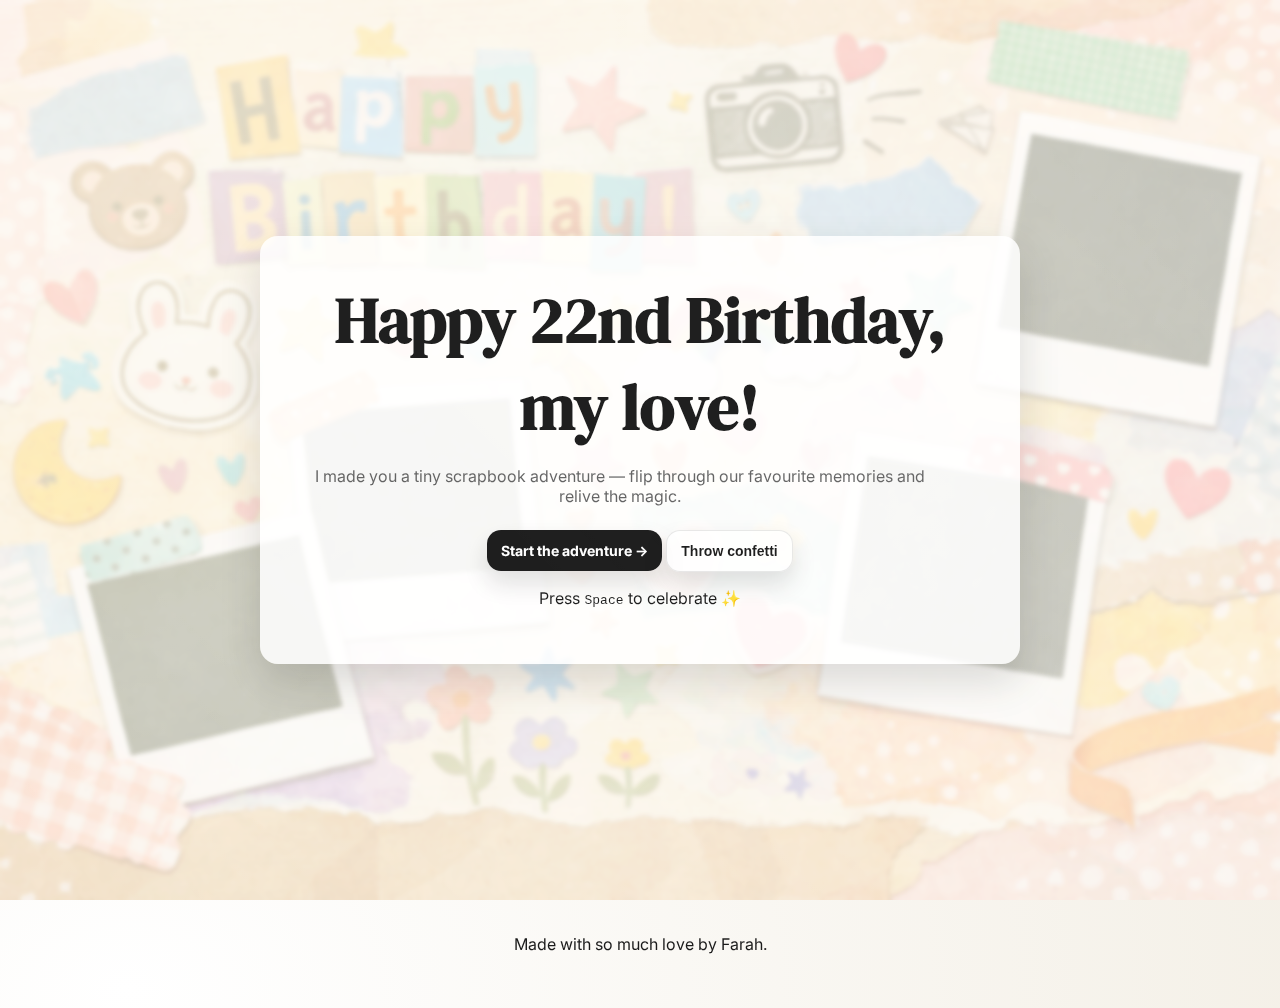
<file: index.html>
<!doctype html>
<html lang="en">
  <head>
    <meta charset="utf-8" />
    <meta name="viewport" content="width=device-width, initial-scale=1" />
    <title>Our Adventure — Happy 22nd</title>
    <!-- Google fonts for a warm, scrapbook feel -->
    <link rel="preconnect" href="https://fonts.googleapis.com">
    <link rel="preconnect" href="https://fonts.gstatic.com" crossorigin>
    <link href="https://fonts.googleapis.com/css2?family=DM+Serif+Display&family=Inter:wght@400;600;800&display=swap" rel="stylesheet">
    <link rel="stylesheet" href="./styles.css" />
  </head>
  <body>
    <!-- A subtle grain overlay for texture -->
    <div class="grain" aria-hidden="true"></div>
    <!-- Hero section introducing the scrapbook adventure -->
    <header class="hero hero--index">
      <div class="hero__overlay">
        <h1>Happy 22nd Birthday, my love!</h1>
        <p class="sub">I made you a tiny scrapbook adventure — flip through our favourite memories and relive the magic.</p>
        <a class="btn" href="highlights.html">Start the adventure →</a>
        <button class="btn btn--ghost" id="confettiBtn" type="button">Throw confetti</button>
        <p class="tiny">Press <kbd>Space</kbd> to celebrate ✨</p>
      </div>
    </header>
    <footer class="footer simple-footer">
      <p class="tiny muted">Made with so much love by Farah.</p>
    </footer>
    <canvas id="confetti" class="confetti" aria-hidden="true"></canvas>
    <script src="./script.js"></script>
  </body>
</html>
</file>
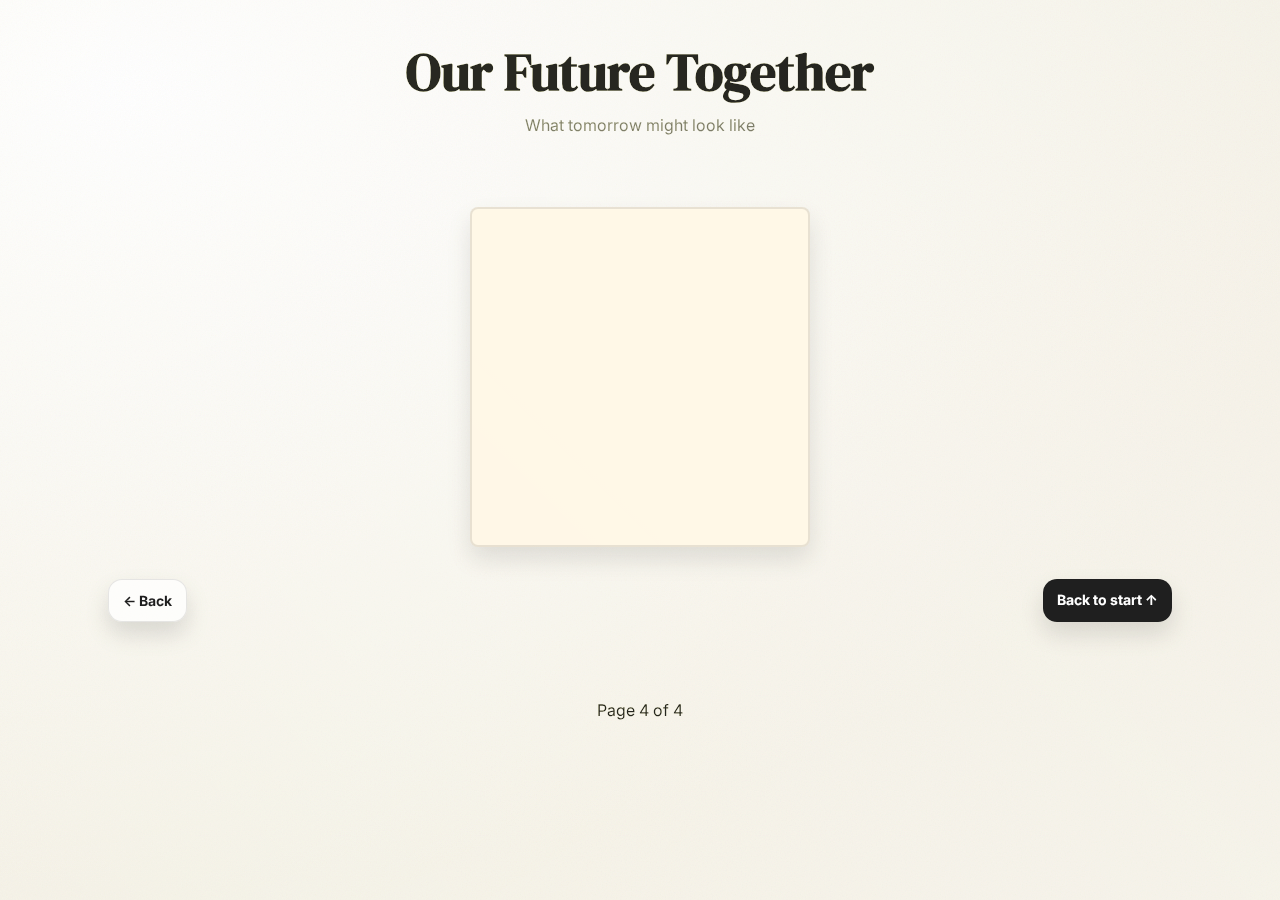
<file: future.html>
<!doctype html>
<html lang="en">
  <head>
    <meta charset="utf-8" />
    <meta name="viewport" content="width=device-width, initial-scale=1" />
    <title>Our Future Together</title>
    <link rel="preconnect" href="https://fonts.googleapis.com">
    <link rel="preconnect" href="https://fonts.gstatic.com" crossorigin>
    <link href="https://fonts.googleapis.com/css2?family=DM+Serif+Display&family=Inter:wght@400;600;800&display=swap" rel="stylesheet">
    <link rel="stylesheet" href="./styles.css" />
  </head>
  <body>
    <div class="grain" aria-hidden="true"></div>
    <header class="simple-header">
      <h1>Our Future Together</h1>
      <p class="sub">What tomorrow might look like</p>
    </header>
    <main class="main">
      <div class="envelope-container">
        <!-- Clicking the envelope will trigger the open animation -->
        <div class="envelope" tabindex="0" role="button" aria-label="Open envelope" onclick="this.classList.add('open')">
          <div class="letter-content">
            <!-- Reveal our future photo and message -->
            <img src="./assets/img/farah_and_chad.jpeg" alt="Our future together" class="future-photo" />
            <p class="future-message">A sneak peek at our future! I wish us infinitely more birthdays and lots of success together.</p>
          </div>
        </div>
      </div>
      <nav class="nav-links">
        <a class="btn btn--ghost" href="letter.html">← Back</a>
        <a class="btn" href="index.html">Back to start ↑</a>
      </nav>
    </main>
    <footer class="footer simple-footer">
      <p class="tiny muted">Page 4 of 4</p>
    </footer>
    <canvas id="confetti" class="confetti" aria-hidden="true"></canvas>
    <script src="./script.js"></script>
    <script>
      // Handle envelope open animation when the DOM is ready. We attach
      // listeners after the envelope element exists to ensure they are
      // effective. The envelope will reveal its contents and rotate
      // the flap when clicked or when the user presses Enter/Space on it.
      document.addEventListener('DOMContentLoaded', () => {
        const env = document.querySelector('.envelope');
        if (!env) return;
        function openEnvelope() {
          if (!env.classList.contains('open')) env.classList.add('open');
          // Trigger confetti fireworks by simulating a Space key press.
          try {
            window.dispatchEvent(new KeyboardEvent('keydown', {code: 'Space'}));
          } catch (e) {
            // ignore errors
          }
        }
        env.addEventListener('click', openEnvelope);
        env.addEventListener('keydown', (e) => {
          if (e.code === 'Enter' || e.code === 'Space') {
            openEnvelope();
            e.preventDefault();
          }
        });
      });
    </script>
  </body>
</html>
</file>
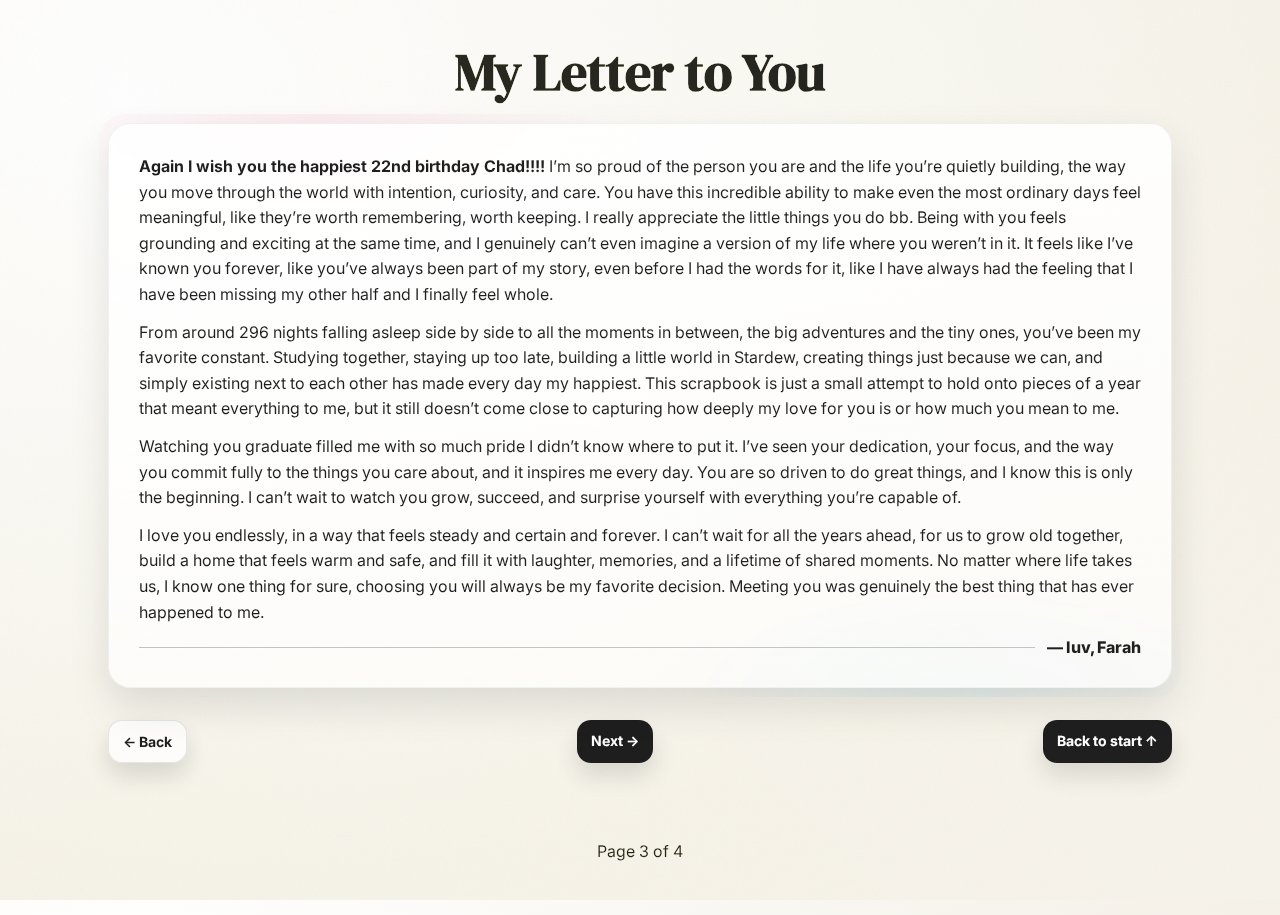
<file: letter.html>
<!doctype html>
<html lang="en">
  <head>
    <meta charset="utf-8" />
    <meta name="viewport" content="width=device-width, initial-scale=1" />
    <title>A Letter for You</title>
    <link rel="preconnect" href="https://fonts.googleapis.com">
    <link rel="preconnect" href="https://fonts.gstatic.com" crossorigin>
    <link href="https://fonts.googleapis.com/css2?family=DM+Serif+Display&family=Inter:wght@400;600;800&display=swap" rel="stylesheet">
    <link rel="stylesheet" href="./styles.css" />
  </head>
  <body>
    <div class="grain" aria-hidden="true"></div>
    <header class="simple-header">
      <h1>My Letter to You</h1>
    </header>
    <main class="main">
      <div class="note note--final">
        <p>
          <strong>Again I wish you the happiest 22nd birthday Chad!!!!</strong> I’m so proud of the person you are and the life you’re quietly building, 
          the way you move through the world with intention, curiosity, and care. 
          You have this incredible ability to make even the most ordinary days feel meaningful, 
          like they’re worth remembering, worth keeping. I really appreciate the little things you do bb. Being with you feels grounding and exciting at the same time, 
          and I genuinely can’t even imagine a version of my life where you weren’t in it. 
          It feels like I’ve known you forever, like you’ve always been part of my story, even before I had the words for it, like I have always had the feeling that I have been missing my other half and I finally feel whole. 
        </p>
        <p>
          From around 296 nights falling asleep side by side to all the moments 
          in between, the big adventures and the tiny ones, you’ve 
          been my favorite constant. Studying together, staying up too late, building a little 
          world in Stardew, creating things just because we can, and simply existing next to each other 
          has made every day my happiest. This scrapbook is just a small attempt to 
          hold onto pieces of a year that meant everything to me, but it still doesn’t come 
          close to capturing how deeply my love for you is or how much you mean to me.
        </p>
        <p>
          Watching you graduate filled me with so much pride I didn’t know where to put it. 
          I’ve seen your dedication, your focus, and the way you commit fully to the things 
          you care about, and it inspires me every day. You are so driven to do great things, 
          and I know this is only the beginning. I can’t wait to watch you grow, succeed, and 
          surprise yourself with everything you’re capable of.
        </p>
        <p>
          I love you endlessly, in a way that feels steady and certain and forever. 
          I can’t wait for all the years ahead, for us to grow old together, build a 
          home that feels warm and safe, and fill it with laughter, memories, and a lifetime 
          of shared moments. No matter where life takes us, I know one thing for sure, 
          choosing you will always be my favorite decision. Meeting you was genuinely the best 
          thing that has ever happened to me. 
           </p>
        <div class="note__sig">
          <span class="sig-line"></span>
          <span class="sig">— luv, Farah</span>
        </div>
      </div>
  
      <nav class="nav-links">
        <a class="btn btn--ghost" href="videos.html">← Back</a>
        <!-- Link to the new envelope page -->
        <a class="btn" href="future.html">Next →</a>
        <a class="btn" href="index.html">Back to start ↑</a>
      </nav>
    </main>
    <footer class="footer simple-footer">
      <p class="tiny muted">Page 3 of 4</p>
    </footer>
    <canvas id="confetti" class="confetti" aria-hidden="true"></canvas>
    <script src="./script.js"></script>
  </body>
</html>
</file>
<file: styles.css>
/* Scrapbook Adventure Styles */

:root{
  --bg: #f4f0e7;
  --ink: #1b1b1b;
  --muted: #5a5a5a;
  --paper: #fffdf6;
  --paper2: #fff8e1;
  --shadow: rgba(0,0,0,.15);
  --tape: rgba(255, 238, 170, 0.75);
  --tape2: rgba(186, 242, 255, 0.7);
  --tape3: rgba(255, 196, 224, 0.7);
  --accent: #ff4d8d;
  --accent2: #3bb8ff;
  --radius: 18px;
}

*{ box-sizing: border-box; }
html, body { height: 100%; }
body{
  margin: 0;
  font-family: Inter, system-ui, -apple-system, Segoe UI, Roboto, Arial, sans-serif;
  background: radial-gradient(1200px 800px at 10% 10%, #fff, var(--bg));
  color: var(--ink);
  overflow-x: hidden;
  /* The shimmering overlay is created using a pseudo-element on the body.
     We avoid pointer events so that it does not interfere with clicks.
     The animation defined below moves a subtle linear gradient across the
     page to give a sparkle or shiny effect. */
  position: relative;
}

/* Yellow shimmer overlay: create subtle glowing spots moving across the
   page. We use a pseudo-element before the body so that it sits
   underneath interactive content but above the background. The overlay
   combines multiple radial gradients tinted yellow and animates their
   positions over time to create a shimmering effect. */
body::before{
  content: "";
  position: fixed;
  inset: 0;
  pointer-events: none;
  z-index: 1;
  /* Two radial gradients tinted yellow at opposite corners */
  background-image:
    radial-gradient(circle at top left, rgba(255, 255, 150, 0.35) 0%, rgba(255, 255, 150, 0.0) 70%),
    radial-gradient(circle at bottom right, rgba(255, 255, 200, 0.30) 0%, rgba(255, 255, 200, 0.0) 70%);
  background-size: 200% 200%;
  background-repeat: no-repeat;
  mix-blend-mode: overlay;
  animation: shimmerMove 18s linear infinite;
}

@keyframes shimmerMove {
  0% {
    background-position: 0% 0%, 100% 100%;
  }
  100% {
    background-position: 100% 100%, 0% 0%;
  }
}

/* Shimmer effect overlay across the entire page */
body::after{
  content: "";
  position: fixed;
  inset: 0;
  pointer-events: none;
  /* A diagonal gradient with semi-transparent white stops creates the shimmer */
  background: linear-gradient(45deg, rgba(255,255,255,0.0) 0%, rgba(255,255,255,0.4) 50%, rgba(255,255,255,0.0) 100%);
  mix-blend-mode: overlay;
  /* Increase opacity slightly so the shimmer is visible on lighter backgrounds */
  /* Lower opacity for the white shimmer so it blends with the new yellow overlay */
  opacity: 0.35;
  background-size: 200% 200%;
  animation: shimmer 5s linear infinite;
  z-index: 2;
}

@keyframes shimmer{
  from { background-position: 0% 0%; }
  to { background-position: 100% 100%; }
}

/* Grain overlay for subtle texture */
.grain{
  pointer-events: none;
  position: fixed;
  inset: 0;
  background-image:
    url("data:image/svg+xml,%3Csvg xmlns='http://www.w3.org/2000/svg' width='140' height='140'%3E%3Cfilter id='n'%3E%3CfeTurbulence type='fractalNoise' baseFrequency='.8' numOctaves='3' stitchTiles='stitch'/%3E%3C/filter%3E%3Crect width='140' height='140' filter='url(%23n)' opacity='.12'/%3E%3C/svg%3E");
  mix-blend-mode: multiply;
  opacity: .55;
  z-index: 0;
}

/* Buttons */
.btn{
  appearance: none;
  border: 0;
  cursor: pointer;
  background: var(--ink);
  color: white;
  padding: 12px 14px;
  border-radius: 14px;
  font-weight: 700;
  font-size: 14px;
  text-decoration: none;
  box-shadow: 0 12px 25px rgba(0,0,0,.14);
  display: inline-block;
}
.btn:active{ transform: translateY(1px); }
.btn--ghost{
  background: rgba(255,255,255,.75);
  color: var(--ink);
  border: 1px solid rgba(0,0,0,.10);
}

/* Hero for index page */
.hero--index{
  min-height: 100svh;
  background-image: url('./assets/img/scrap-bg1.png');
  background-size: cover;
  background-position: center;
  position: relative;
  display: flex;
  align-items: center;
  justify-content: center;
  text-align: center;
  padding: 48px 18px;
}
.hero--index::before{
  content:"";
  position: absolute;
  inset: 0;
  background: rgba(255,255,255,0.6);
  backdrop-filter: blur(2px);
  z-index: 0;
}
.hero__overlay{
  position: relative;
  z-index: 1;
  max-width: 760px;
  background: rgba(255,255,255,0.85);
  border-radius: var(--radius);
  padding: clamp(24px, 4vw, 40px);
  box-shadow: 0 18px 40px var(--shadow);
}
.hero__overlay h1{
  font-family: 'DM Serif Display', serif;
  font-size: clamp(36px, 6vw, 64px);
  margin: 0 0 16px 0;
}
.hero__overlay .sub{
  margin: 0 0 24px 0;
  color: var(--muted);
  font-size: 16px;
  max-width: 64ch;
}

/* Simple headers used on internal pages */
.simple-header{
  text-align: center;
  padding: 36px 18px 16px;
}
.simple-header h1{
  font-family: 'DM Serif Display', serif;
  font-size: clamp(32px, 5vw, 52px);
  margin: 0;
}
.simple-header .sub{
  margin-top: 8px;
  color: var(--muted);
  font-size: 16px;
  max-width: 64ch;
  margin-left: auto;
  margin-right: auto;
}

/* Main content wrapper */
.main{
  width: min(1100px, 100%);
  margin: 0 auto;
  padding: 0 18px 44px;
  position: relative;
  z-index: 1;
}

/* Polaroid grid reused from original design */
.polaroid-grid{
  margin-top: 18px;
  display: grid;
  grid-template-columns: repeat(3, minmax(0, 1fr));
  gap: 18px;
}
/* Base polaroid wrapper. Each figure begins hidden and slides/fades
   in when it enters the viewport. The transform here will be
   overridden with custom properties once the element becomes visible.
 */
.polaroid{
  background: #fff;
  border-radius: 18px;
  padding: 14px 14px 18px;
  box-shadow: 0 16px 34px rgba(0,0,0,.12);
  position: relative;
  opacity: 0;
  transform: translateY(30px) rotate(0deg);
  transition: opacity .7s ease-out, transform .7s ease-out;
}
.polaroid--tilt{ transform: rotate(1.2deg); }
 .polaroid img{
  /* Preserve aspect ratio and prevent cropping. Images will scale to the
     width of the polaroid wrapper. For rotated images, dimensions are
     set inline via JS to avoid white gaps. */
  position: absolute;
  top: 0;
  left: 0;
  width: 100%;
  height: 100%;
  /* Ensure images always fill the wrapper completely. object-fit: cover
     crops edges if necessary to preserve aspect ratio while filling
     the space. */
  object-fit: cover;
  border-radius: 14px;
  display: block;
  /* Respect EXIF orientation when supported to correct sideways photos */
  image-orientation: from-image;
}

/* Wrapper around each polaroid image. The wrapper clips any overflow
   caused by rotation and preserves the rounded corners. It also
   defines a fixed height for the image area. */
/*
 * Wrapper around each polaroid image. The wrapper clips any overflow
 * caused by rotation and preserves the rounded corners. We no longer
 * assign a fixed height here; instead the height is set dynamically
 * in script.js based on the photo's natural orientation or manual
 * rotation overrides. A minimum height ensures landscape images have
 * a consistent baseline size, while portrait images can grow taller
 * when required. Overflow remains hidden so rotated images do not
 * bleed outside the card.
 */
/*
 * Wrapper around each polaroid image. We set a fixed height here to ensure
 * consistent spacing between the image and its caption across all cards.
 * Overflow is hidden so that any excess of the photo (due to rotation
 * or aspect ratio differences) does not bleed outside of the frame. A
 * fixed height removes the need for dynamically adjusting the wrapper
 * size in JavaScript, which previously led to inconsistent paddings.
 */
/*
 * The wrapper defines a consistent aspect ratio for the photo area.
 * We use aspect-ratio to maintain a vertical polaroid frame (3:4).
 * This makes the card responsive — as the width changes on smaller
 * screens, the height adjusts automatically. Overflow is hidden so
 * rotated and scaled images do not bleed beyond the rounded corners.
 */
/*
 * Wrapper for the photo inside each polaroid card. We use a fixed height
 * rather than an aspect ratio so that every card has consistent spacing
 * between the photo and the caption. Overflow is hidden to ensure
 * rotated or cropped photos do not bleed outside the white card.
 */
.polaroid-img-wrapper{
  position: relative;
  width: 100%;
  height: 240px; /* consistent height for all photos */
  border-radius: 14px;
  overflow: hidden;
}

/* When a polaroid enters the viewport, fade it in and apply its
   random rotation and translation offsets. The CSS variables
   --angle, --dx, and --dy are set via JavaScript. */
.polaroid.visible{
  opacity: 1;
  transform: translate(var(--dx, 0), var(--dy, 0)) rotate(var(--angle, 0deg));
}

/* Orientation-specific rotations applied via JS classes */
/* For images rotated 90 degrees, fill the wrapper completely. Height and
   width are both set to 100% so the photo scales to cover the fixed
   wrapper height without leaving empty space. */
.polaroid img.rotate90{
  transform: rotate(90deg);
  width: 100%;
  height: 100%;
  object-fit: cover;
  transform-origin: center center;
}
/* For images rotated -90 degrees (270°), fill the wrapper completely. */
.polaroid img.rotate270{
  transform: rotate(-90deg);
  width: 100%;
  height: 100%;
  object-fit: cover;
  transform-origin: center center;
}
.polaroid img.rotate180{
  transform: rotate(180deg);
}

/* Landscape images (width > height) need to be rotated so they fit
   the vertical polaroid frame. The rotation is applied after the
   natural dimensions are detected in script.js. */
.polaroid img.landscape{
  /* Landscape class retained for potential future styling, but we no longer rotate
     landscape images manually because image orientation is handled via
     image-orientation: from-image. */
}
.polaroid figcaption{
  font-family: 'DM Serif Display', serif;
  margin-top: 12px;
  font-size: 20px;
  /* Center align caption text within the polaroid */
  text-align: center;
  width: 100%;
  display: block;
}
.tape{
  position:absolute;
  width: 110px;
  height: 34px;
  top: -12px;
  left: 18px;
  background: var(--tape);
  border-radius: 8px;
  transform: rotate(-6deg);
  box-shadow: 0 10px 18px rgba(0,0,0,.12);
  opacity: .95;
}
.tape--b{ left: auto; right: 18px; background: var(--tape2); transform: rotate(7deg); }
.tape--c{ left: 40%; background: var(--tape3); transform: rotate(-2deg); }

/* Note box reused for letter page */
.note{
  background: linear-gradient(180deg, rgba(255,255,255,.88), rgba(255,255,255,.70));
  border: 1px solid rgba(0,0,0,.06);
  border-radius: 22px;
  padding: clamp(18px, 3.4vw, 30px);
  box-shadow: 0 18px 40px rgba(0,0,0,.12);
  position: relative;
}
.note::before{
  content:"";
  position:absolute;
  inset: -10px;
  border-radius: 26px;
  background: radial-gradient(600px 240px at 20% 0%, rgba(255,77,141,.10), transparent 50%), radial-gradient(600px 240px at 80% 100%, rgba(59,184,255,.10), transparent 50%);
  z-index: -1;
}
.note p{
  margin: 0 0 12px;
  line-height: 1.6;
}
.note__sig{
  display:flex;
  align-items: center;
  gap: 12px;
  margin-top: 12px;
}
.sig-line{
  height: 1px;
  background: rgba(0,0,0,.25);
  flex: 1;
}
.sig{
  font-weight: 800;
}

/* Navigation links */
.nav-links{
  display: flex;
  justify-content: space-between;
  gap: 16px;
  margin-top: 32px;
}

/* Video layout */
/* Video container */
.video-wrapper{
  width: 100%;
  margin-top: 18px;
}
.video-wrapper video{
  width: 100%;
  max-width: 100%;
  height: auto;
  max-height: 70vh;
  /* Ensure the entire video fits within its container without cropping */
  object-fit: contain;
  border-radius: var(--radius);
  box-shadow: 0 10px 20px rgba(0,0,0,.12);
  display: block;
}

/* Footer */
.footer{
  padding: 18px 18px 38px;
  display:flex;
  flex-direction: column;
  gap: 10px;
  align-items: flex-start;
}
.simple-footer{
  text-align: center;
  align-items: center;
}

/* Confetti canvas covers the whole viewport */
.confetti{
  position: fixed;
  inset: 0;
  pointer-events: none;
  z-index: 10;
}

/* Stats section */
.stats-section{
  margin-top: 32px;
}
.stats-container{
  margin-top: 16px;
  display: grid;
  grid-template-columns: repeat(auto-fit, minmax(160px, 1fr));
  gap: 14px;
}
.stat-card{
  background: rgba(255,255,255,.75);
  border: 1px solid rgba(0,0,0,.06);
  border-radius: var(--radius);
  padding: 16px;
  box-shadow: 0 14px 32px rgba(0,0,0,.10);
  cursor: pointer;
  text-align: center;
}
.stat-card h3{
  margin: 0;
  font-size: 14px;
  color: var(--muted);
  letter-spacing: .05em;
  text-transform: uppercase;
}
.stat-card .stat-value{
  margin-top: 8px;
  font-family: 'DM Serif Display', serif;
  font-size: 26px;
  display: none;
}

/* Responsive tweaks */
@media (max-width: 880px){
  .polaroid-grid{ grid-template-columns: 1fr; }
  /* On smaller screens, allow images to fill the wrapper height. We avoid
     setting a fixed pixel height here so the base 100% height and
     object-fit rules continue to apply. */
  .polaroid img{ height: 100%; }
  .nav-links{ flex-direction: column; align-items: stretch; }
  .btn{ width: 100%; text-align: center; }
}

/* Envelope animation styles for the future page */
.envelope-container{
  display: flex;
  justify-content: center;
  margin-top: 40px;
  perspective: 1000px;
}
.envelope{
  position: relative;
  /* Enlarge the envelope so that the photo and message can display without cropping */
  width: 340px;
  height: 340px;
  /* Light beige envelope body */
  background: #fff7e4;
  border: 2px solid rgba(0,0,0,0.1);
  border-radius: 8px;
  overflow: hidden;
  cursor: pointer;
  box-shadow: 0 12px 24px rgba(0,0,0,.12);
  transition: transform 0.8s ease;
}
.envelope::before{
  /* Hide the flap pseudo-element on the envelope; we'll reveal the
     letter content via opacity instead of animating the flap. */
  display: none;
}
.envelope.open::before{
  transform: rotateX(-180deg);
}
.letter-content{
  position: absolute;
  top: 0;
  left: 0;
  width: 100%;
  height: 100%;
  padding: 20px;
  box-sizing: border-box;
  display: flex;
  flex-direction: column;
  align-items: center;
  justify-content: center;
  /* Set a white paper background so the illustration and text
     stand out against the beige envelope when revealed. */
  background: #ffffff;
  /* Hide the letter by default; reveal when the envelope is open */
  display: none;
  z-index: 2;
}
.envelope.open .letter-content{
  display: flex;
}
.future-message{
  margin-top: 12px;
  font-family: 'DM Serif Display', serif;
  font-size: 20px;
  text-align: center;
  color: var(--ink);
}

/* Style for the future page photo inside the envelope. Use contain to show
   the whole image without cropping and scale it to fit within the card. */
.future-photo{
  width: 100%;
  height: auto;
  max-height: 200px;
  object-fit: contain;
  border-radius: 10px;
  box-shadow: 0 4px 10px rgba(0,0,0,0.15);
}
</file>
